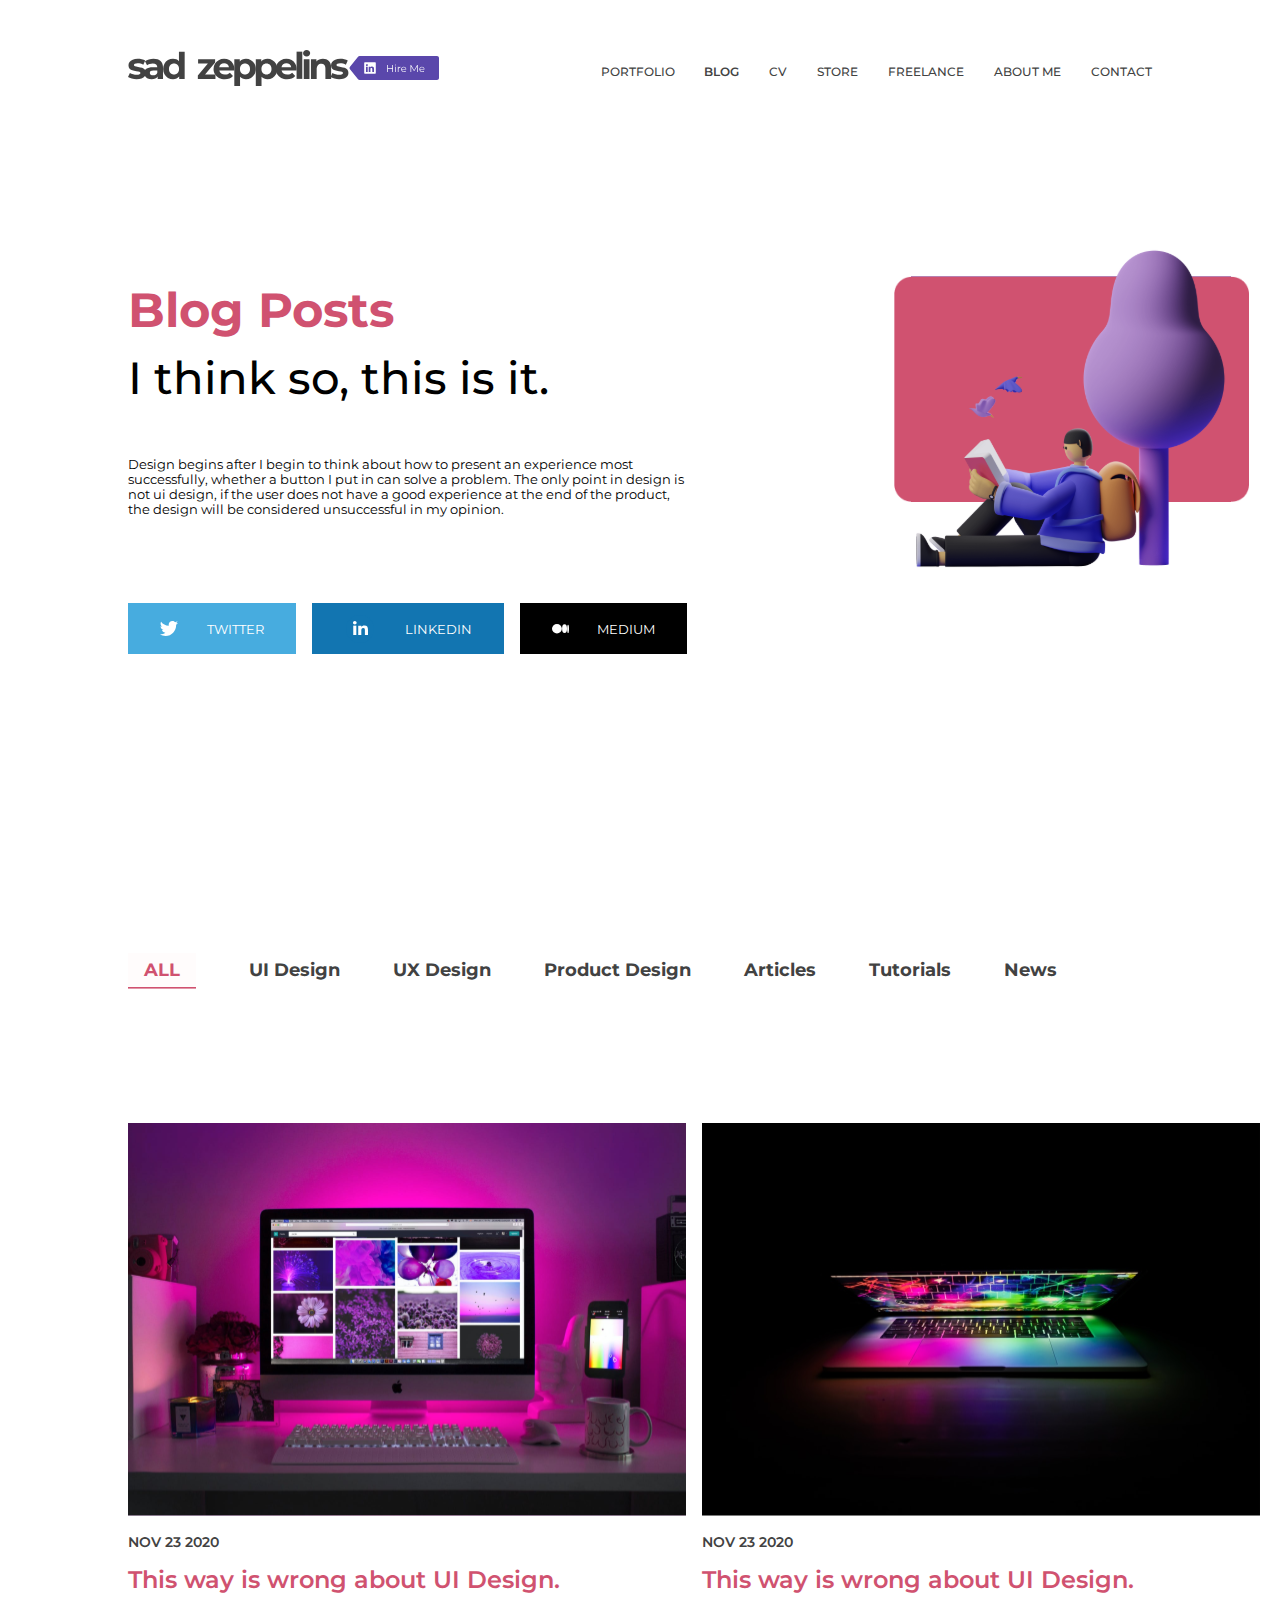
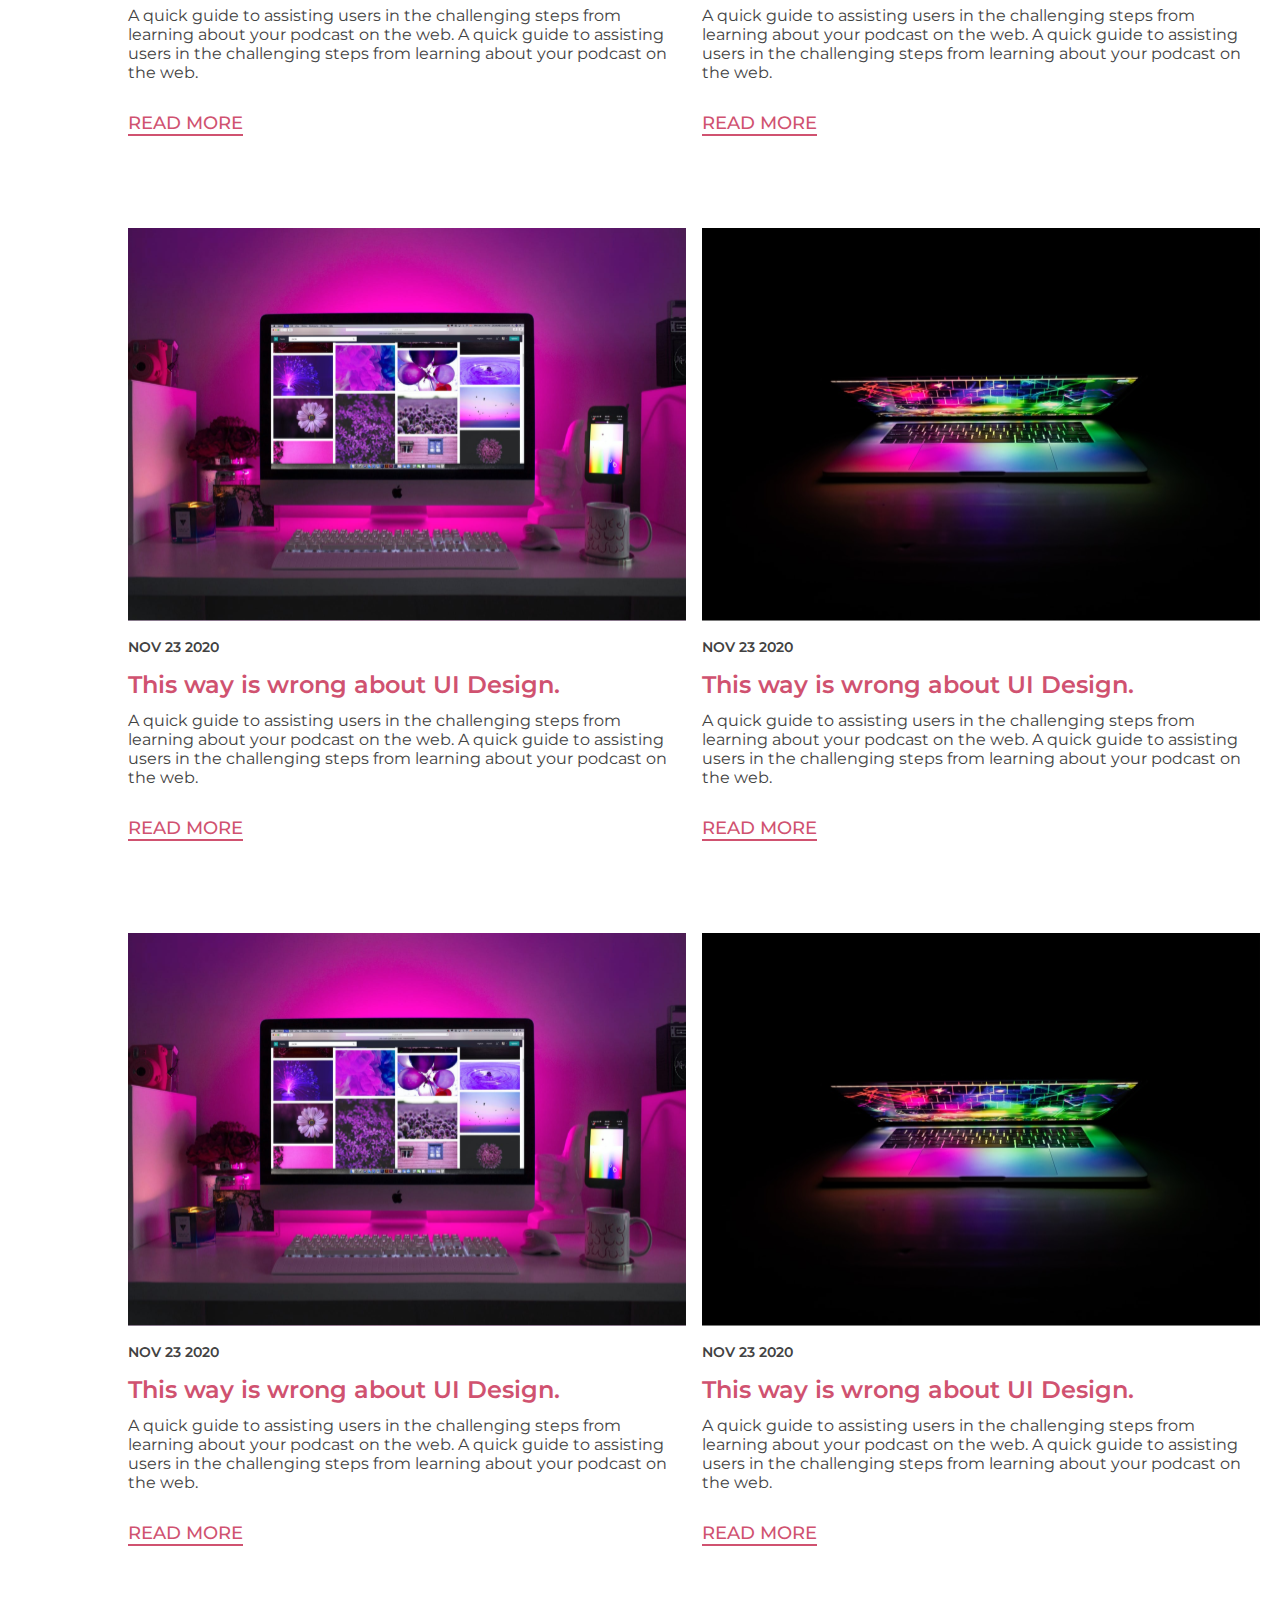
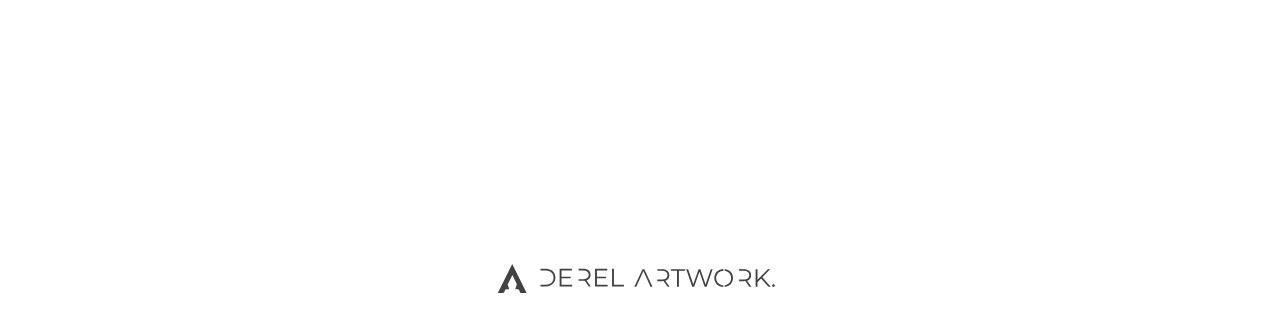
<file: index.html>
<!DOCTYPE html>
<html lang="en">
  <head>
    <meta charset="UTF-8" />
    <meta name="viewport" content="width=device-width, initial-scale=1.0" />
    <title>Document</title>
    <link rel="stylesheet" href="./assets/css/style.css" />
  </head>
  <body>
    <!-- ! header start -->

    <header class="header">
      <div class="container header__container">
        <div class="header__logo__linkedin">
          <div class="">
            <a href="#"
              ><img
                src="./assets/images/Logo.svg"
                alt="logo"
                class="header__logo__img"
            /></a>
          </div>
          <a href="#"
            ><img
              src="./assets/images/header-linkedin.svg"
              alt="linkedin"
              class="header__logo__linkedin__img"
          /></a>
        </div>
        <nav class="header__nav">
          <ul class="header__links">
            <li class="header__link">
              <a href="#" class="header__link__item">PORTFOLIO</a>
            </li>

            <li class="header__link">
              <a href="#" class="header__link__item header__link__item--bold"
                >BLOG</a
              >
            </li>

            <li class="header__link">
              <a href="#" class="header__link__item">CV</a>
            </li>

            <li class="header__link">
              <a href="#" class="header__link__item">STORE</a>
            </li>

            <li class="header__link">
              <a href="#" class="header__link__item">FREELANCE</a>
            </li>

            <li class="header__link">
              <a href="#" class="header__link__item">ABOUT ME</a>
            </li>

            <li class="header__link">
              <a href="#" class="header__link__item">CONTACT</a>
            </li>
          </ul>
          <div class="header__menu__logo">
            <img src="./assets/images/menu-logo.svg" alt="" class="header__menu__img">
          </div>
        </nav>
      </div>
    </header>

    <!-- ! header end -->

    <!--! main start -->
  <main class="main">
    <div class="container main__container">
      <div class="main__left">
        <p class="main__left__p1">Blog Posts</p>
        <p class="main__left__p2 ">I think so, this is it. </p>
          
          <div class="main__left__p2__btns">
            <p class="main__left__p3">Design begins after I begin to think about how to present an experience most successfully, whether a button I put in can solve a problem. The only point in design is not ui design, if the user does not have a good experience at the end of the product, the design will be considered unsuccessful in my opinion. </p>
              <div class="main__left__btns">
                <button class="btn main__twitter__btn">
                  <img src="./assets/images/twitter-logo.svg" alt="" class="main__twitter__logo">
                  <span>TWITTER</span>
                </button>
                <button class="btn main__linkedin__btn">
                  <img src="./assets/images/linkedin-logo.svg" alt="" class="main__linkedin__logo">
                  <span>LINKEDIN</span>
                </button>
                <button class="btn main__medium__btn">
                  <img src="./assets/images/medium-logo.svg" alt="" class="main__medium__logo">
                  <span>MEDIUM</span>
                </button>
              </div>
          </div class="main__left__p2__btns">
      </div>
      <div class="main__right none__repo">
      <div class="main__img__front__container">
       <img src="./assets/images/main-img-front.svg" alt="" class="main__img__front">
        </div>
        <div class="main__img__back__container">
          <img src="./assets/images/main-img-back.png" alt="" class="main__img__back">
        </div>
        
      </div>

    </div>
  </main>

    <!--! main end -->
    <!--! section start -->
<section class="section">
<div class="container section__container">
  
  <div class="section__nav">
    <div class="section__blog__text">
      <p class="section__blog__posts">BLOG POSTS</p>
    </div>
    <ul class="section__links">
      <li class="section__link">
        <a href="#" class="section__link__item section__link__item--shadow">
          ALL
        </a>
      </li>
      <li class="section__link">
        <a href="#" class="section__link__item ">
          UI Design
        </a>
      </li>
      <li class="section__link">
        <a href="#" class="section__link__item ">
          UX Design
        </a>
      </li>
      <li class="section__link">
        <a href="#" class="section__link__item  ">
          Product Design
        </a>
      </li>
      <li class="section__link">
        <a href="#" class="section__link__item none__repo">
          Articles
        </a>
      </li>
      <li class="section__link">
        <a href="#" class="section__link__item none__repo ">
          Tutorials
        </a>
      </li>
      <li class="section__link">
        <a href="#" class="section__link__item none__repo ">
          News
        </a>
      </li>
    </ul>
  </div>
</div >  

<div class=" container section__main">
  <div class="section__main__content">
    <div class="section__content__img__div">
      <img src="./assets/images/comuter-img.svg" alt="computer-img" 
      class="section__content__img">
 

    </div>
    <div class="section__content__text">
      <span class="section__content__span">NOV 23 2020</span>
      <p class="section__content__p1">This way is wrong about UI Design.</p>
      <p class="section__content__p2">A quick guide to assisting users in the challenging steps from learning 
        about your podcast on the web.  A quick guide to assisting users in the challenging steps from learning about your podcast on the web. </p>
        <p class="section__content__p3">
          <a href="http://127.0.0.1:5500/first.html" 
          class="section__content__p3__a">READ MORE</a></p>
    </div>
  </div>



  <div class="section__main__content">
    <div class="section__content__img__div">
      <img class="section__content__img none__repo" src="./assets/images/noutbook-img.svg" alt="computer-img">
      <img src="./assets/images/comuter-img.svg" alt="computer-img" 
      class="section__content__img none-img">
    </div>
    <div class="section__content__text">
      <span class="section__content__span">NOV 23 2020</span>
      <p class="section__content__p1">This way is wrong about UI Design.</p>
      <p class="section__content__p2">A quick guide to assisting users in the challenging steps from learning 
        about your podcast on the web.  A quick guide to assisting users in the challenging steps from learning about your podcast on the web. </p>
        <p class="section__content__p3"><a href="#" 
          class="section__content__p3__a">READ MORE</a></p>
    </div>
  </div>



  <div class="section__main__content">
    <div class="section__content__img__div">
      <img src="./assets/images/comuter-img.svg" alt="computer-img" 
      class="section__content__img">
    </div>
    <div class="section__content__text">
      <span class="section__content__span">NOV 23 2020</span>
      <p class="section__content__p1">This way is wrong about UI Design.</p>
      <p class="section__content__p2">A quick guide to assisting users in the challenging steps from learning 
        about your podcast on the web.  A quick guide to assisting users in the challenging steps from learning about your podcast on the web. </p>
        <p class="section__content__p3">
          <a href="http://127.0.0.1:5500/first.html" 
          class="section__content__p3__a">READ MORE</a></p>
    </div>
  </div>




  <div class="section__main__content">
    <div class="section__content__img__div">
      <img src="./assets/images/noutbook-img.svg" alt="computer-img" 
      class="section__content__img none__repo">
      <img src="./assets/images/comuter-img.svg" alt="computer-img" 
      class="section__content__img none-img">
    </div>
    <div class="section__content__text">
      <span class="section__content__span">NOV 23 2020</span>
      <p class="section__content__p1">This way is wrong about UI Design.</p>
      <p class="section__content__p2">A quick guide to assisting users in the challenging steps from learning 
        about your podcast on the web.  A quick guide to assisting users in the challenging steps from learning about your podcast on the web. </p>
        <p class="section__content__p3"><a href="#" 
          class="section__content__p3__a">READ MORE</a></p>
    </div>
  </div>


<div class="section__main__content">
  <div class="section__content__img__div">
    <img src="./assets/images/comuter-img.svg" alt="computer-img" 
    class="section__content__img">
  </div>
  <div class="section__content__text">
    <span class="section__content__span">NOV 23 2020</span>
    <p class="section__content__p1">This way is wrong about UI Design.</p>
    <p class="section__content__p2">A quick guide to assisting users in the challenging steps from learning 
      about your podcast on the web.  A quick guide to assisting users in the challenging steps from learning about your podcast on the web. </p>
      <p class="section__content__p3">
        <a href="http://127.0.0.1:5500/first.html" 
        class="section__content__p3__a">READ MORE</a></p>
  </div>
</div>


<div class="section__main__content">
  <div class="section__content__img__div">
    <img src="./assets/images/noutbook-img.svg" alt="computer-img" 
    class="section__content__img none__repo">
    <img src="./assets/images/comuter-img.svg" alt="computer-img" 
      class="section__content__img none-img">
  </div>
  <div class="section__content__text">
    <span class="section__content__span">NOV 23 2020</span>
    <p class="section__content__p1">This way is wrong about UI Design.</p>
    <p class="section__content__p2">A quick guide to assisting users in the challenging steps from learning 
      about your podcast on the web.  A quick guide to assisting users in the challenging steps from learning about your podcast on the web. </p>
      <p class="section__content__p3">
        <a href="#" 
        class="section__content__p3__a">READ MORE</a></p>
  </div>
</div>



</div>
<div class="under__logo__text">
  <div class="under__logo__container">
    <div class="under__logo">
      <img src="./assets/images/under-logo.svg" alt="under-logo" class="under__logo__img">
    </div>
    <div class="under__text">
      <img src="./assets/images/under-text.svg" alt="under-text" class="under__text__img">

    </div>
  </div>
</div>
</section>

    
    <!--! section end -->
</file>
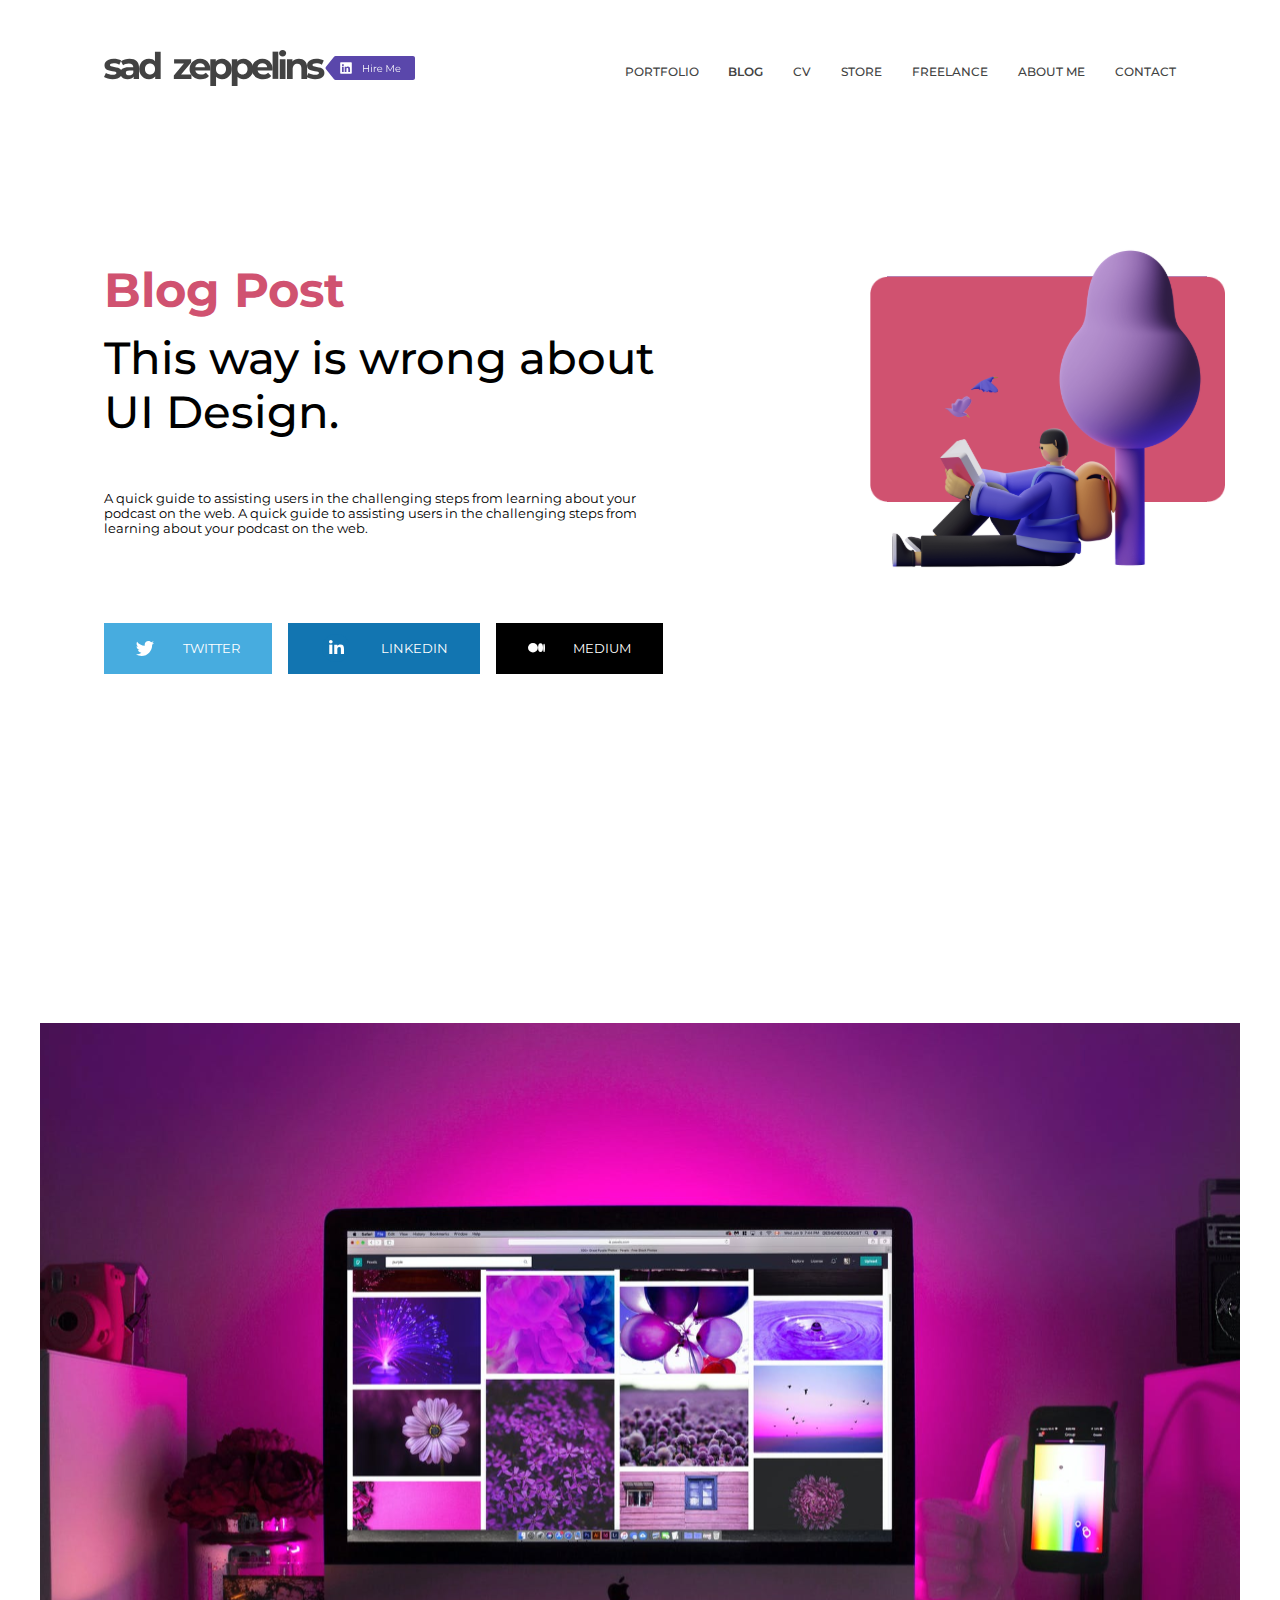
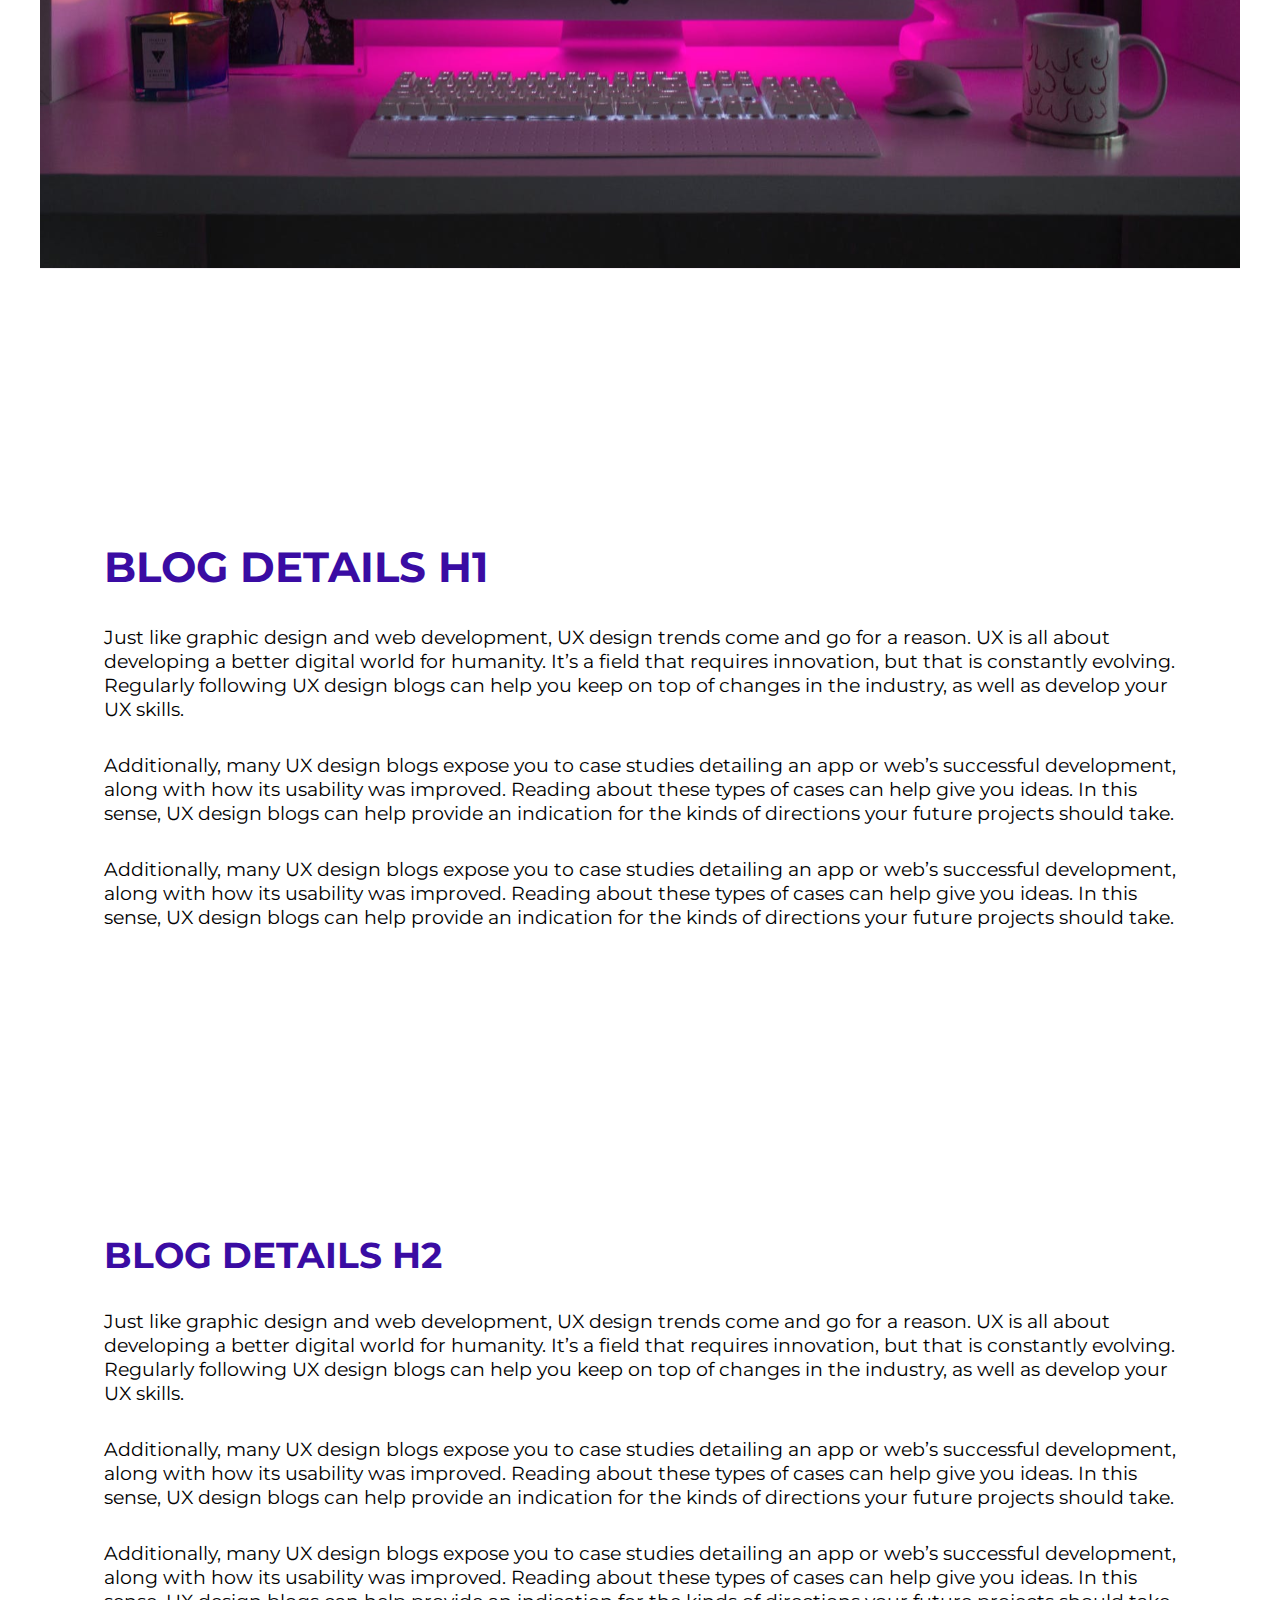
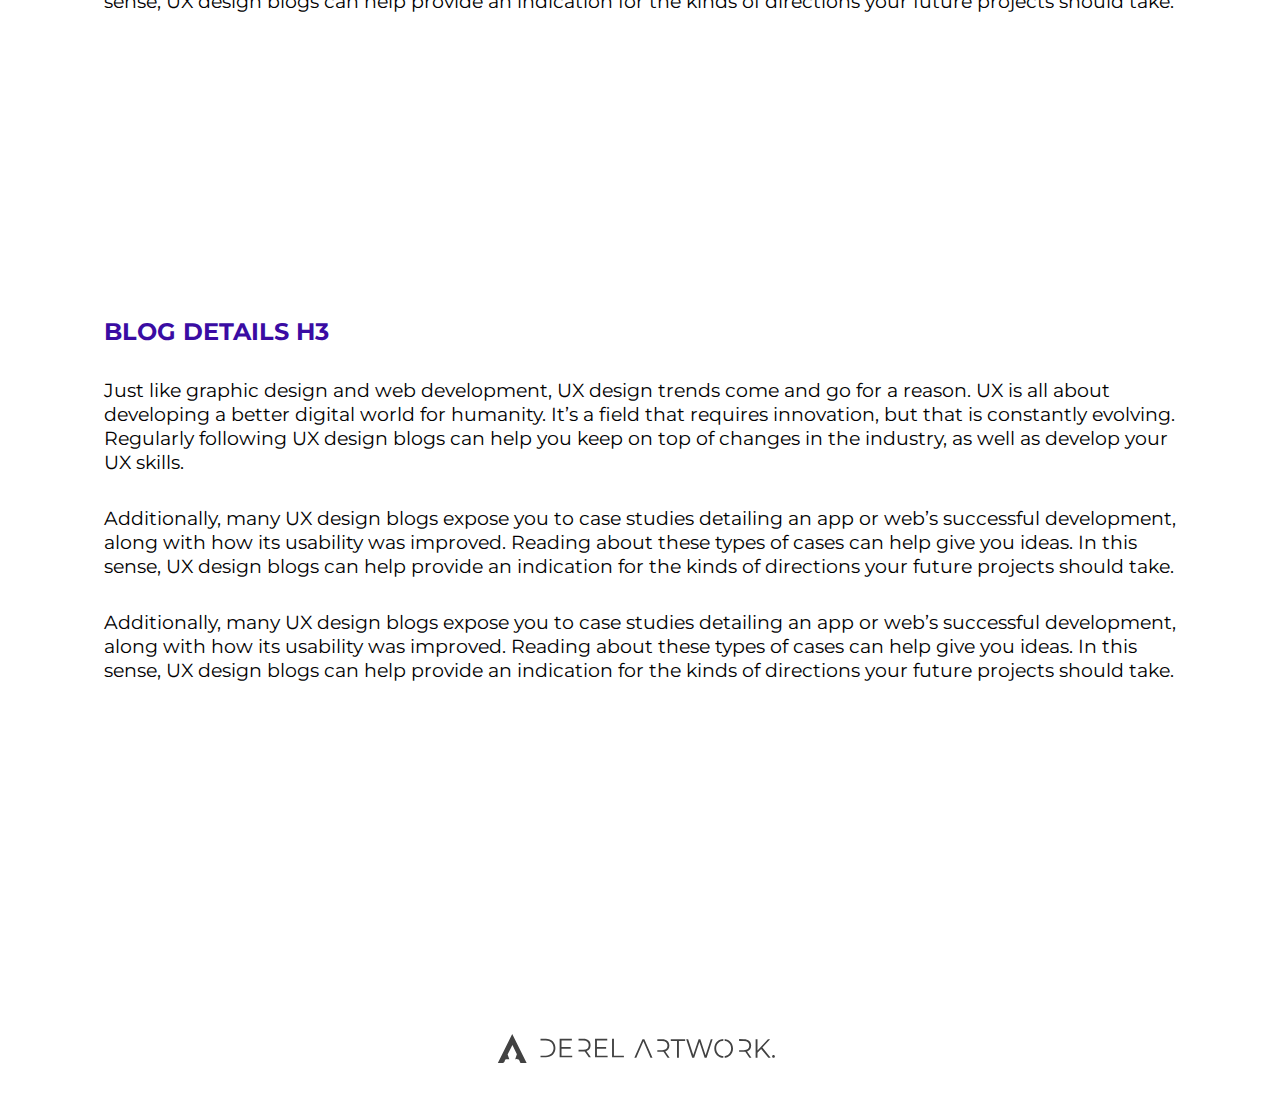
<file: first.html>
<!DOCTYPE html>
<html lang="en">
  <head>
    <meta charset="UTF-8" />
    <meta name="viewport" content="width=device-width, initial-scale=1.0" />
    <title>Document</title>
    <link rel="stylesheet" href="./assets/css/first.css" />
  </head>
  <body>
    <!-- ! header start -->

    <header class="header">
      <div class="container header__container">
        <div class="header__logo__linkedin">
          <div class="">
            <a href="#"
              ><img
                src="./assets/images/Logo.svg"
                alt="logo"
                class="header__logo__img"
            /></a>
          </div>
          <a href="#"
            ><img
              src="./assets/images/header-linkedin.svg"
              alt="linkedin"
              class="header__logo__linkedin__img"
          /></a>
        </div>
        <nav class="header__nav">
          <ul class="header__links">
            <li class="header__link">
              <a href="#" class="header__link__item">PORTFOLIO</a>
            </li>

            <li class="header__link">
              <a href="#" class="header__link__item header__link__item--bold"
                >BLOG</a
              >
            </li>

            <li class="header__link">
              <a href="#" class="header__link__item">CV</a>
            </li>

            <li class="header__link">
              <a href="#" class="header__link__item">STORE</a>
            </li>

            <li class="header__link">
              <a href="#" class="header__link__item">FREELANCE</a>
            </li>

            <li class="header__link">
              <a href="#" class="header__link__item">ABOUT ME</a>
            </li>

            <li class="header__link">
              <a href="#" class="header__link__item">CONTACT</a>
            </li>
          </ul>
          <div class="header__menu__logo">
          <img src="./assets/images/menu-logo.svg" alt="" class="header__menu__img">
        </div>
        </nav>
       
      </div>
    </header>

    <!-- ! header end -->

    <!--! main start -->
  <main class="main">
    <div class="container main__container">
      <div class="main__left">
        <p class="main__left__p1">Blog Post</p>
        <p class="main__left__p2">This way is wrong about
          UI Design.</p>
          <div class="main__left__p3__btns">
            <p class="main__left__p3">A quick guide to assisting users in the challenging steps from learning 
              about your podcast on the web.  A quick guide to assisting users in the 
              challenging steps from learning about your podcast on the web. </p>
              <div class="main__left__btns">
                <button class="btn main__twitter__btn">
                  <img src="./assets/images/twitter-logo.svg" alt="" class="main__twitter__logo">
                  <span>TWITTER</span>
                </button>
                <button class="btn main__linkedin__btn">
                  <img src="./assets/images/linkedin-logo.svg" alt="" class="main__linkedin__logo">
                  <span>LINKEDIN</span>
                </button>
                <button class="btn main__medium__btn">
                  <img src="./assets/images/medium-logo.svg" alt="" class="main__medium__logo">
                  <span>MEDIUM</span>
                </button>
              </div>
          </div class="main__left__p2__btns">
      </div>
      <div class="main__right">
      <div class="main__img__front__container">
       <img src="./assets/images/main-img-front.svg" alt="" class="main__img__front">
        </div>
        <div class="main__img__back__container">
          <img src="./assets/images/main-img-back.png" alt="" class="main__img__back">
        </div>
        
      </div>

    </div>
  </main>

    <!--! main end -->



    <!--! computer__img start-->
    <section class="computer__img__container">
      <div class="container">
        <img src="./assets/images/comuter-img.svg" alt="" class="computer__img">
      </div >

    </section>


    <!--! computer-img end-->
    <!--! section__h1 start-->
    <section class="section__blog__h1">
      <div class="container section__h1__container">
        <h1 class="section__h1">
          BLOG DETAILS H1
        </h1>
        <p class="section__h1__p"> 
          Just like graphic design and web development, UX design trends come and go for a reason. UX is 
all about developing a better digital world for humanity. It’s a field that requires innovation, but 
that is constantly evolving. Regularly following UX design blogs can help you keep on top of 
changes in the industry, as well as develop your UX skills.


        </p>
      <p class="section__h1__p">Additionally, many UX design blogs expose you to case studies detailing an app or web’s successful development, along with how its usability was improved. Reading about these types of cases can help give you ideas. In this sense, UX design blogs can help provide an indication for the kinds of directions your future projects should take.</p>
      <p class="section__h1__p">Additionally, many UX design blogs expose you to case studies detailing an app or web’s successful development, along with how its usability was improved. Reading about these types of cases can help give you ideas. In this sense, UX design blogs can help provide an indication for the kinds of directions your future projects should take.</p>
      </div>
    </section>


    <!--! section__h1 end-->
    <!--! section__h2 start-->
    <section class="section__blog__h2">

    <div class="container section__h2__container">
        <h2 class="section__h2">BLOG DETAILS H2</h2>
       <p class="section__h2__p"> Just like graphic design and web development, UX design trends come and go for a reason. UX is 
        all about developing a better digital world for humanity. It’s a field that requires innovation, but 
        that is constantly evolving. Regularly following UX design blogs can help you keep on top of 
        changes in the industry, as well as develop your UX skills.
        
        
                </p>
              <p class="section__h2__p">Additionally, many UX design 
                blogs expose you to case studies detailing an app or web’s successful development, along with how its usability was improved. Reading about these types of cases can help give you ideas. In this sense, UX design blogs can help provide an indication for the kinds of directions your future projects should take.</p>
              <p class="section__h2__p">Additionally, many UX design blogs expose you to case studies detailing an app or web’s successful development, along with how its usability was improved. Reading about these types of cases can help give you ideas. In this sense, UX design blogs can help provide an indication for the kinds of directions your future projects should take.</p>
              
    </div>


    </section>




    <!--! section__h2 end-->
    <!--! section__h3 start-->
    <section class="section__blog__h3">

      <div class="container section__h3__container">
          <h2 class="section__h3">BLOG DETAILS H3</h2>
         <p class="section__h3__p"> Just like graphic design and web development, UX design trends come and go for a reason. UX is 
          all about developing a better digital world for humanity. It’s a field that requires innovation, but 
          that is constantly evolving. Regularly following UX design blogs can help you keep on top of 
          changes in the industry, as well as develop your UX skills.
          
          
                  </p>
                <p class="section__h3__p">Additionally, many UX design 
                  blogs expose you to case studies detailing an app or web’s successful development, along with how its usability was improved. Reading about these types of cases can help give you ideas. In this sense, UX design blogs can help provide an indication for the kinds of directions your future projects should take.</p>
                <p class="section__h3__p">Additionally, many UX design blogs expose you to case studies detailing an app or web’s successful development, along with how its usability was improved. Reading about these types of cases can help give you ideas. In this sense, UX design blogs can help provide an indication for the kinds of directions your future projects should take.</p>
                
      </div>
      <div class="under__logo__text">
        <div class="under__logo__container">
          <div class="under__logo">
            <img src="./assets/images/under-logo.svg" alt="under-logo" class="under__logo__img">
          </div>
          <div class="under__text">
            <img src="./assets/images/under-text.svg" alt="under-text" class="under__text__img">
      
          </div>
        </div>
      </div>
  
      </section>
    <!--! section__h3 end-->
  </body>
</html>
</file>
<file: assets/css/style.css>
@import url('https://fonts.googleapis.com/css2?family=Lato:ital,wght@0,400;0,700;0,900;1,400;1,700;1,900&family=Lobster&family=Lora:ital,wght@0,400;0,700;1,400;1,700&family=Montserrat:wght@100;200;300;400;500;600;700;800;900&family=Roboto:wght@400;500;700;900&display=swap');

:root{
--black-color:#424242;
--blue-color:#3A0CA3;
--pink-color:#D05270;
}

*{
margin: 0;
padding: 0;
box-sizing: border-box;
text-decoration: none;
list-style: none;
font-family:Montserrat ;
}

html{
font-size: 100%;
overflow-x: hidden;
}

.container{
margin: 0 auto;
display: flex;
align-items:center;
width: 80%;
}

.btn{
padding: .6rem 2rem;
background-color: #47ACDF;
color:#fff;
display: flex;
align-items:center;
justify-content: center;
gap: 1.8rem;
border: none;
cursor: pointer;

}
.btn:hover{
transform: scale(1.1);
}
.none{
display: none;
}
.none-img{
display: none;
}


/* ! header codes start */

.header__container{
justify-content: space-between;
margin-top: 3.15rem;
}
.header__logo__img:hover{
filter: drop-shadow(.1rem .1rem  );
}
.header__logo__linkedin{
display: flex;
align-items: center;
}
.header__logo__linkedin__img:hover{
filter:drop-shadow(.1rem .1rem .4rem ) ;
}

.header__links{
display: flex;
align-items:center;
gap: 1.87rem;
}
.header__link__item{
font-size: .775rem;
color: var(--black-color);
font-weight: 500;
}
.header__link__item:hover{
text-shadow: .5rem 0 0.8rem;
font-size: .975rem;
}
.header__link__item--bold{
font-weight: 600;
}
.header__menu__img{
display: none;
}
/* ! header codes end */


 /*! main start  */
.main__container{
margin-top: 8.86rem;
display: flex;
gap: 14rem;
}
.main__left{
display: flex;
flex-direction:column ;
gap: 0.75rem;
font-weight: 700;
animation:main-left 1.5s linear;
animation-fill-mode: forwards;
position: relative;
}

@keyframes main-left{
    0%{
    transform: translateX(-30rem);
    }
    100%{
    transform: translateX(0);
    }
    
    }

.main__left__p2__btns{
display: flex;
flex-direction: column;
gap: 5.4rem;
margin-top: 2.5rem;
}
.main__left__p1{
font-size: 3rem;
color:#D05270;
}
.main__left__p2{
font-size: 2.8rem;
font-weight: 500;
}
.main__left__p3{
font-size: .8rem;
font-weight: 400;
}
.main__left__btns{
    display: flex;
    gap: 1rem;
}

.main__linkedin__btn{
background-color: #1275B1;
}
.main__medium__btn{
    background-color: black;
}

.main__right{
display: flex;
align-items:center;
justify-content: center;
position: relative;
animation:main-right 1.5s linear;
animation-fill-mode: forwards;
position: relative;
}
@keyframes main-right{
0%{
transform: translateX(30rem);
}
100%{
transform: translateX(0);
}

}

.main__img__back__container{
    position: absolute;   
    z-index: -1;
    top: 2.75rem

}
.main__img__back{
    width: 22.2rem;
    
}
.main__img__front{
width: 20rem;
margin-bottom: 7rem;
border:none;
}



 /*! main end  */
 /*! section start  */
.section__container{
margin-top: 16rem;
}
.section__blog__text{
font-size: 2.25rem;
font-weight: 700;
color:#D05270;
display: none;
margin-bottom: 6rem;
}
.section__links{
display: flex;
gap: 3.31rem;
}
.section__link__item{
    font-size: 1.125rem;
    color:var(--black-color) ;
    font-weight: 700;

    
}
.section__link__item:hover{
font-size: 1.2rem;
color:#D05270;
}

.section__link__item--shadow{
color:#D05270;
box-shadow: 0 .1rem;
padding-bottom:.4rem;
font-weight: 700;
background-color:#fffcfc;
padding:.4rem 1rem;

}
.section__link__item--shadow:hover{
color:var(--black-color);
}

.section__main{
display: grid;
grid-template-columns: repeat(2, 34.875rem);
gap: 1rem;
margin-top: 4rem;
flex-wrap: wrap;
}


.section__main__content{
display: flex;
flex-direction: column;
margin-top: 4.87rem;
}
.section__content__img{
width: 34.875rem;

}

.section__content__text{
display: flex;
flex-direction: column;

}
.section__content__span{
    font-size: 0.875rem;
    font-weight: 600;
    color:var(--black-color);
    margin-top: .8rem;
    
}
.section__content__p1{
font-size:1.5rem ;
font-weight:600 ;
color:var(--pink-color);
margin-top: 0.87rem;
}
.section__content__p2{
font-size: 1rem;
font-weight:400 ;
color:var(--black-color);
margin-top: .75rem;
}
.section__content__p3{
margin-top: 1.87rem;

} 

.section__content__p3__a{
border-bottom: .14rem solid;
color:var(--pink-color);
font-size: 1.125rem;
font-weight: 500;
}

.section__content__p3__a:hover{
    font-size:1.2rem ;
    }

.under__logo__text{
margin: 0 auto;
display: flex;
align-items:center;
justify-content: center;
width: 100%;
margin-bottom: 2rem;
}
.under__logo__img{
    width: 2.20994rem;
    height: 1.8rem; 
}
.under__text__img{
width: 15.91219rem;
height: 1.2645rem;
}
.under__logo__container{
width: 100%;
margin-top: 20rem;
display: flex;
align-items:center;
justify-content: center;
}



 /*! section end  */
 /*! responsive start */
 
 @media screen and (max-width:775px) {
    .header__logo__img{
        width: 10.41213rem;
        height: 3.25rem;
    }
    .header__logo__linkedin__img{
        width: 4.4375rem;
        height: 1.1875rem;
    }
    .header__links{
    display: none;
    }
    .header__menu__img{
    display: block;
    width: 1.125rem;
height: 0.75rem;
cursor: pointer;
    }
    .header__logo__linkedin{
    display: flex;
    gap: 1rem;
    }
.main__left__p1{
font-size: 1.25rem;
margin-top: 2rem;
}
.main__left__p2{
font-size: 1.25rem;
}
.main__left__p2__btns{
margin-top: 1rem;
display: flex;
flex-direction: column;
gap: 2.4rem;
}

.main__left__p3{
font-size: 0.75rem;
}
.btn{
    width: 6.42869rem;
    height: 2.62913rem;
    font-size: 0.5rem;
    display: flex;
    gap: .9rem;
}
.main__left__btns{
display: flex;
gap:.3rem;
align-items:center;
}
.main__twitter__logo{
    width: 0.78875rem;
    height: 0.65725rem;
}
.main__linkedin__logo{
    width: 1.40219rem;
    height: 1.40219rem;
}
.main__medium__logo{
    width: 0.78875rem;
    height: 0.65725rem;
}
.none__repo{
display: none;
}
.section__blog__text{
display: block;
font-size: 1.25rem;
margin-bottom: 3rem;
}
.section__link__item{
font-size: 1rem;
font-weight:600;
}
.section__link__item:hover{
font-size: 1.1rem;
}

.section__links{
display: flex;
gap: .7rem;
width: 100%;
}

.section__link__item--shadow{
font-size: 0.875rem;
}

.section .container{
padding-right: 0;
}
.section__main{
display: grid;
grid-template-columns: 100%;
}
.section__content__img{
width: 100%;
}
.dp__none{
opacity: 0;
}

.none-img{
display: block;
}
.section__container{
padding-right: 0;
}
 }

 /*! responsive end  */
 @media screen and (max-width:475px) {
    .section__links{
    gap: .2rem;
    }
    .section__link__item{
    font-size: .7rem;
    }
    .section__link__item:hover{
    font-size: .8rem;
    }
    
}
</file>
<file: assets/css/first.css>
@import url('https://fonts.googleapis.com/css2?family=Lato:ital,wght@0,400;0,700;0,900;1,400;1,700;1,900&family=Lobster&family=Lora:ital,wght@0,400;0,700;1,400;1,700&family=Montserrat:wght@100;200;300;400;500;600;700;800;900&family=Roboto:wght@400;500;700;900&display=swap');

:root{
--black-color:#424242;
--blue-color:#3A0CA3;
}

*{
margin: 0;
padding: 0;
box-sizing: border-box;
text-decoration: none;
list-style: none;
font-family:Montserrat ;
}

html{
font-size: 100%;
}

.container{
margin: 0 6.5rem;
display: flex;
align-items:center;


}

.btn{
padding: .6rem 2rem;
background-color: #47ACDF;
color:#fff;
display: flex;
align-items:center;
justify-content: center;
gap: 1.8rem;
border: none;
cursor: pointer;


}
.btn:hover{
transform: scale(1.1);
}


/* ! header codes start */
.header__container{
    display: flex;
    justify-content: space-between;
margin-top: 3.15rem;

}
.header__logo__img:hover{
filter: drop-shadow(.1rem .1rem );
}
.header__logo__linkedin{
display: flex;
align-items: center;
}
.header__logo__linkedin__img:hover{
filter:drop-shadow(.1rem .1rem .4rem ) ;
}

/* .header__nav{
display: flex;
} */
.header__menu__img{
display: none;
}
.header__links{
display: flex;
align-items:center;
gap: 1.87rem;
}
.header__link__item{
font-size: .775rem;
color: var(--black-color);
font-weight: 500;
}
.header__link__item:hover{
text-shadow: .5rem 0 0.8rem;
font-size: .975rem;
}
.header__link__item--bold{
font-weight: 600;
}




/* ! header codes end */


 /*! main start  */
.main__container{
margin-top: 8.86rem;
display: flex;
gap: 14rem;

}
.main__left{
display: flex;
flex-direction:column ;
gap: 0.75rem;
font-weight: 700;

/* width: 42rem; */
}
.main__left__p3__btns{
display: flex;
flex-direction: column;
gap: 5.4rem;
margin-top: 2.5rem;
}
.main__left__p1{
font-size: 3rem;
color:#D05270;
}
.main__left__p2{
font-size: 2.8rem;
font-weight: 500;
}
.main__left__p3{
font-size: .8rem;
font-weight: 400;
}
.main__left__btns{
    display: flex;
    gap: 1rem;
}

.main__linkedin__btn{
background-color: #1275B1;
}
.main__medium__btn{
    background-color: black;
}

.main__right{
display: flex;
align-items:center;
justify-content: center;
position: relative;
}

.main__img__back__container{
    position: absolute;   
    z-index: -1;
    top: 2.75rem

}
.main__img__back{
    width: 22.2rem;

    
}
.main__img__front{
width: 20rem;
margin-bottom: 7rem;
border:none;
}

 /*! main end  */



 /* ! computer__img start */

.computer__img{
width: 75rem;


}
.computer__img__container{
    display: flex;
    justify-content: center;
    margin-top: 20rem;
    align-items:center;    
    justify-content: center;
}

 /* ! computer__img end */


 /*! section__h1 start */
.section__h1__container{
display: flex;
flex-direction: column;
margin-top: 15rem;
text-align: left;
justify-content: start;
text-align: left;
}
.section__h1{
margin: 2rem;
display: inline-block;
text-align: left;
width:100%;
color:var(--blue-color);
font-size: 2.625rem;
}
.section__h1__p{
margin-bottom: 2rem;
font-size: 1.2rem;
}


 /*! section__h1 end */






 /*! section__h2 start*/
 .section__h2__container{
    display: flex;
    flex-direction: column;
    margin-top: 15rem;
    text-align: left;
    justify-content: start;
    text-align: left;
    }
    .section__h2{
    margin: 2rem;
    display: inline-block;
    text-align: left;
    width:100%;
    color:var(--blue-color);
    font-size: 2.25rem;
    }
    .section__h2__p{
    margin-bottom: 2rem;
    font-size: 1.2rem;
    }
 /*! section__h2 end */









 /*! section__h3 start */

 .section__h3__container{
    display: flex;
    flex-direction: column;
    margin-top: 15rem;
    text-align: left;
    justify-content: start;
    text-align: left;
    }
    .section__h3{
    margin: 2rem;
    display: inline-block;
    text-align: left;
    width:100%;
    color:var(--blue-color);
    font-size: 1.5rem;
    }
    .section__h3__p{
    margin-bottom: 2rem;
    font-size: 1.2rem;
    }
 /*! section__h3 end */


 .under__logo__text{
    margin: 0 auto;
    display: flex;
    align-items:center;
    justify-content: center;
    width: 100%;
    margin-bottom: 2rem;
    }
    .under__logo__img{
        width: 2.20994rem;
        height: 1.8rem; 
    }
    .under__text__img{
    width: 15.91219rem;
    height: 1.2645rem;
    }
    .under__logo__container{
    width: 100%;
    margin-top: 20rem;
    display: flex;
    align-items:center;
    justify-content: center;
    }
    

@media screen and (max-width:375px){
    body , html{
    width: 23.4375rem;
    }
.header__logo__img{
width: 9.41213rem;
}

.header__logo__linkedin__img{
width: 4.4375rem;
}
.header__links{
display: none;


}


.header__menu__img{
display: block;
width: 1.125rem;
cursor: pointer;
}
.container{
margin: .4rem 1.5rem;
/* width: 100%; */
}
.main__right{
display: none;
}
.main__left__p3__btns{
gap: 2rem;
display: flex;
flex-direction: column;
margin-top: 1rem;
}
.main__left__p1{
font-size: 1.25rem;
margin-top: 4rem;
}
.main__left__p2{
font-size: 1.25rem;
}
.main__left__p3{
font-size: 0.75rem;
}
.btn{
    width: 6.42869rem;
    height: 2.62913rem;
    font-size: 0.5rem;
    display: flex;
    gap: .9rem;
}
.main__left__btns{
gap: .3rem;
}
.main__twitter__logo{
width: 0.78875rem;

}
.main__linkedin__logo{
width: 1.40219rem;

}
.main__medium__logo{
width: 0.74494rem;

}
.computer__img__container{
margin-top: 2rem;
display: flex;
justify-content: center;
width: 100%;
margin: 0 auto;

}
.computer__img{
    width: 20.4375rem;
    margin-top: 8rem;
}
.section__h1{
font-size: 1.25rem;
margin-top:5rem ;
}
.section__h1__p ,.section__h2__p , .section__h3__p{
font-size: 0.875rem;

}
.section__h2{
font-size: 1.125rem;
margin-top: 5rem;
}
.section__h3{
font-size: 1rem;
margin-top: 5rem;
}

.under__logo__img{
    width: 2rem;
    height: 1.43094rem; 
}
.under__text__img{
width: 11.91219rem;
height: 1.43094rem;
}
}
</file>
